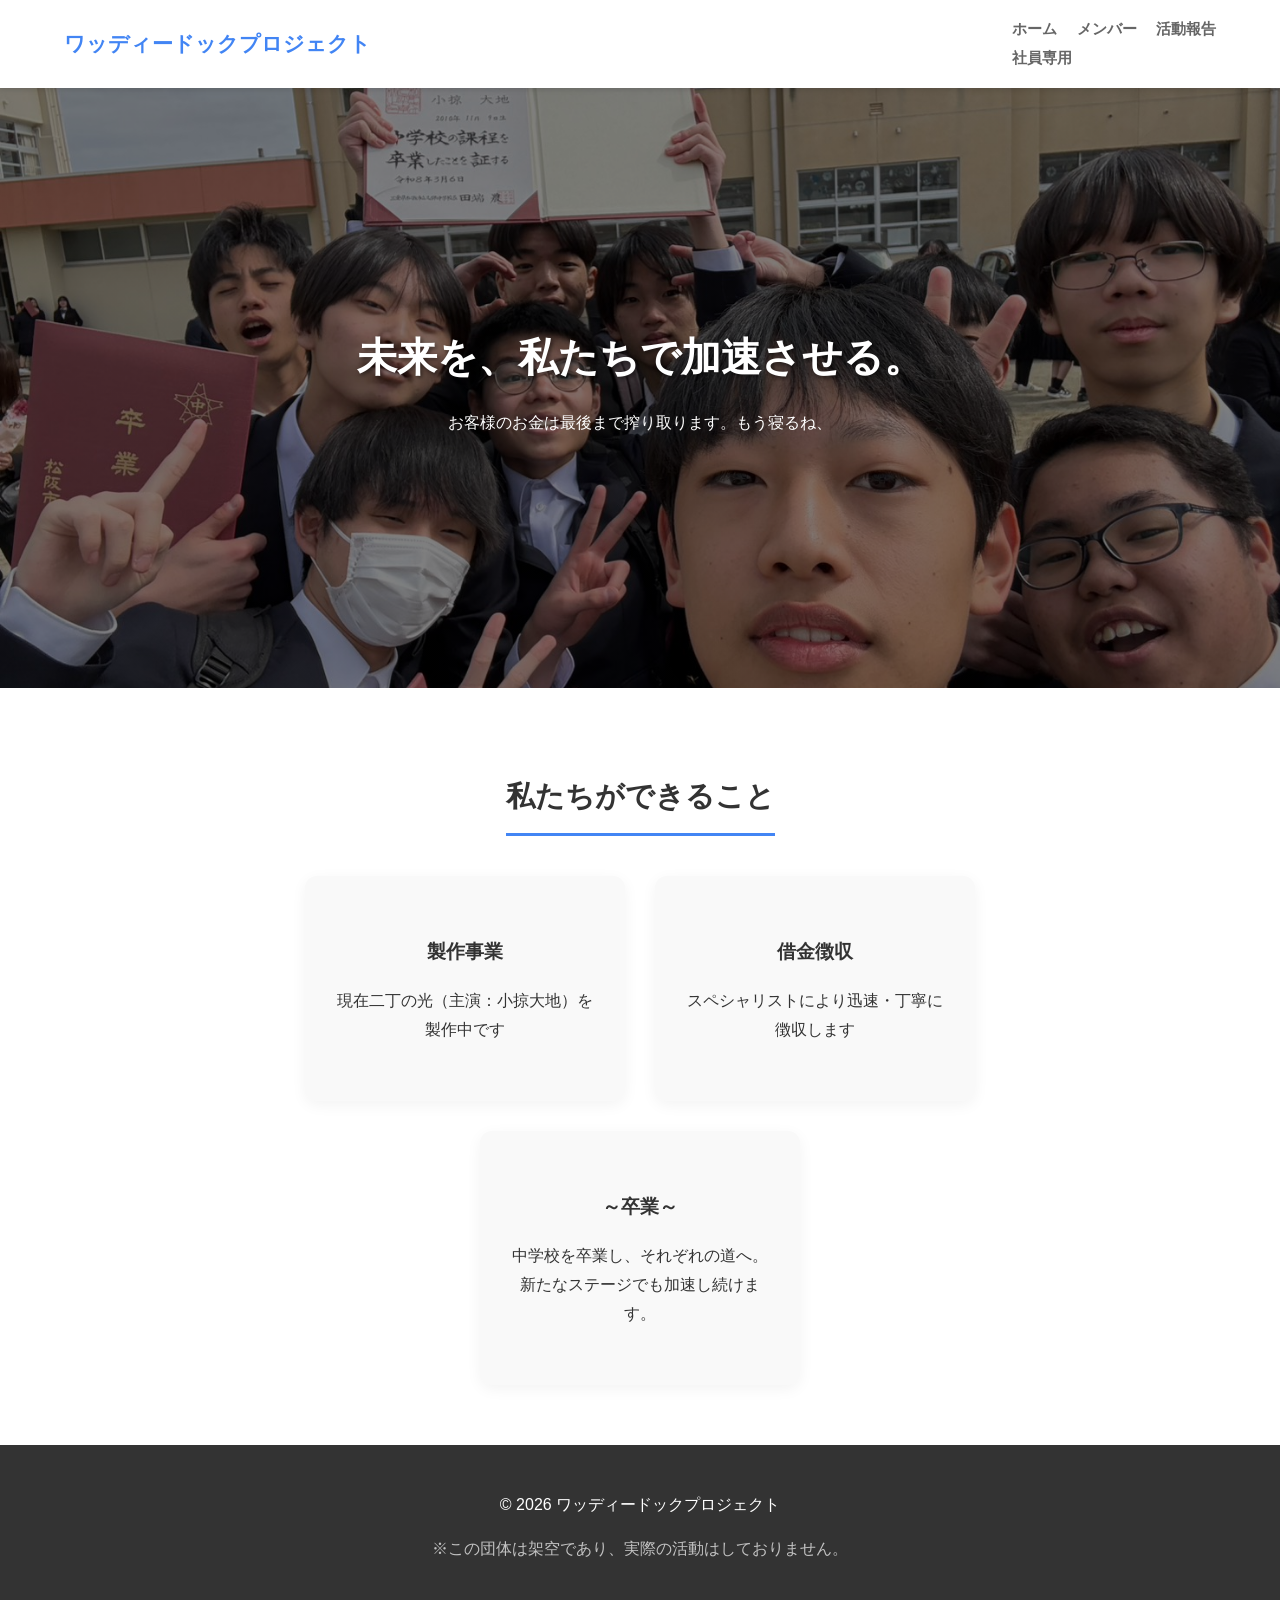
<file: index.html>
<!DOCTYPE html>
<html lang="ja">
<head>
    <meta name="viewport" content="width=device-width, initial-scale=1.0">
    <meta charset="UTF-8">
    <title>ワッディードックプロジェクト</title>
    <link rel="stylesheet" href="style.css">
</head>
<body>
<header>
    <a href="index.html" class="logo">ワッディードックプロジェクト</a>
    <nav>
        <a href="index.html">ホーム</a>
        <a href="member.html">メンバー</a>
        <a href="blog.html">活動報告</a>
        <div id="auth-button-area">
        <a href="login.html" class="btn">社員専用</a>
        </div>
    </nav>
</header>

    <div class="hero">
        <div>
            <h1>未来を、私たちで加速させる。</h1>
            <p>お客様のお金は最後まで搾り取ります。もう寝るね、</p>
        </div>
    </div>

    <div class="section">
        <h2>私たちができること</h2>
        <div class="services">
            <div class="service-card">
                <h3>製作事業</h3>
                <p>現在二丁の光（主演：小掠大地）を製作中です</p>
            </div>
            <div class="service-card">
                <h3>借金徴収</h3>
                <p>スペシャリストにより迅速・丁寧に徴収します</p>
            </div>
            <div class="service-card">
                <h3>～卒業～</h3>
                <p>中学校を卒業し、それぞれの道へ。新たなステージでも加速し続けます。</p>
            </div>
        </div>
    </div>

    <footer>
        <p>&copy; 2026 ワッディードックプロジェクト</p>
        <p style="opacity: 0.7;">※この団体は架空であり、実際の活動はしておりません。</p>
    </footer>
<script>
    // 1. 【ここを追加】一番最初にURLを宣言する
    const GAS_URL = "https://script.google.com/macros/s/AKfycbwIguaS571VqZfqvw19_LkkU124yR-XB4TB1R0MBpiQpDGZHNQDB6b_Y_cB1NzjSpeL/exec";
    async function checkMaintenance() {
    try {
        const response = await fetch(GAS_URL);
        const result = await response.json();

        // メンテナンス中の場合
        if (result.maintenance === true) {
            // maintenance.html へ強制移動（ただし自分自身がそうならループするので除外）
            if (!window.location.href.includes("maintenance.html")) {
                window.location.href = "maintenance.html";
            }
        }
    } catch (e) {
        console.error("メンテナンスチェック失敗", e);
    }
}

// ページ読み込み時に実行
window.addEventListener('DOMContentLoaded', checkMaintenance);

// ページ内移動（ハッシュ変更など）も監視したい場合はこれ
window.addEventListener('hashchange', checkMaintenance);
// ページが読み込まれたら実行
window.addEventListener('DOMContentLoaded', () => {
    const userData = JSON.parse(localStorage.getItem('waddy_user'));
    const authArea = document.getElementById('auth-button-area');

    if (userData && authArea) {
        // ログイン情報があれば、ボタンを「アイコン＋名前」に書き換える
        authArea.innerHTML = `
            <a href="login.html" class="user-chip">
                <img src="${userData.img}" alt="avatar">
                <span>${userData.name}</span>
            </a>
        `;
    }
});
</script>
</body>
</html>
</file>
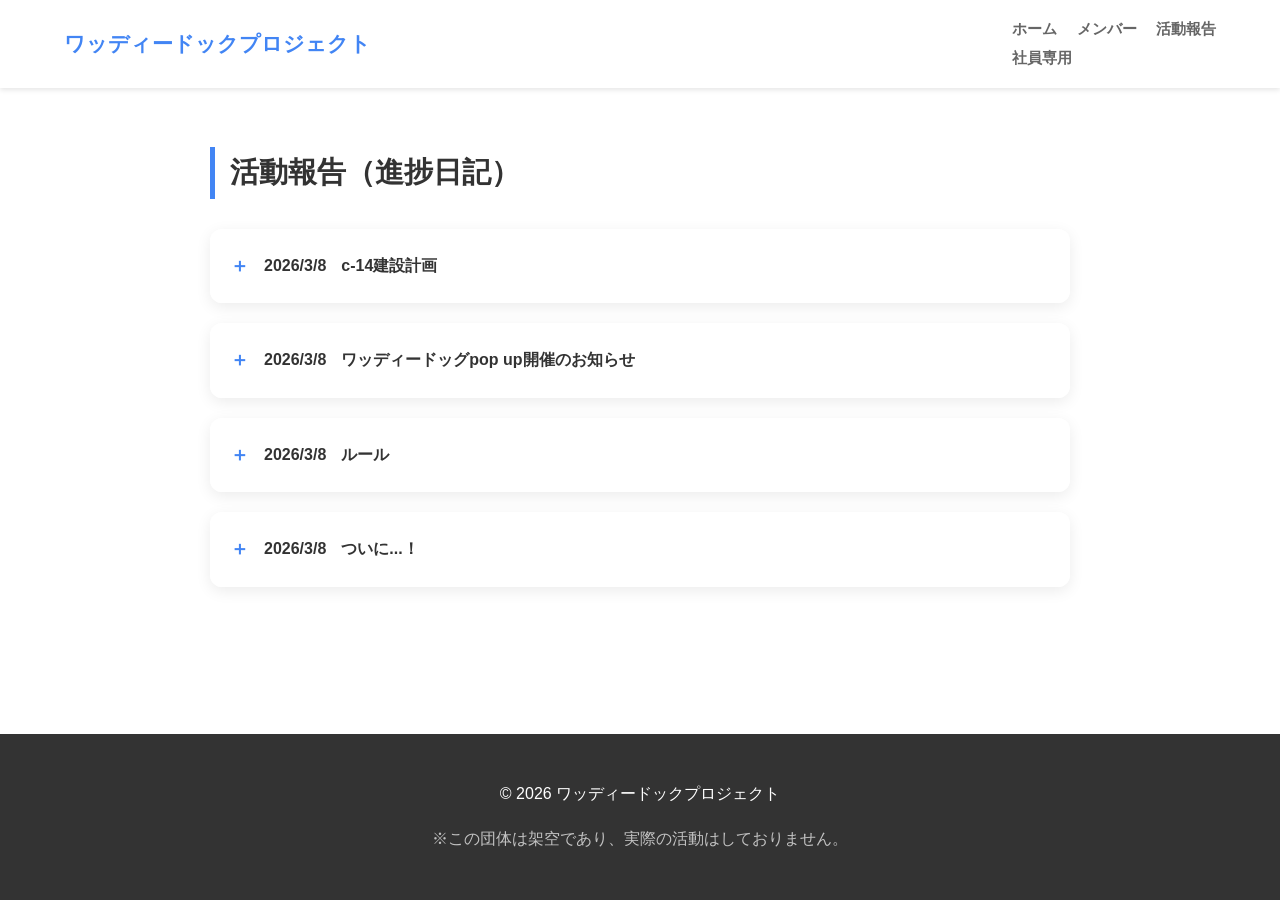
<file: blog.html>
<!DOCTYPE html>
<html lang="ja">
<head>
    <meta charset="UTF-8">
    <meta name="viewport" content="width=device-width, initial-scale=1.0">
    <title>活動報告 - ワッディードックプロジェクト</title>
    <link rel="stylesheet" href="style.css">
</head>
<body>
    <header>
        <a href="index.html" class="logo">ワッディードックプロジェクト</a>
        <nav>
            <a href="index.html">ホーム</a>
            <a href="member.html">メンバー</a>
            <a href="blog.html">活動報告</a>
            <div id="auth-button-area">
    <a href="login.html" class="btn">社員専用</a>
</div>
        </nav>
    </header>
    <div class="content">
        <h1>活動報告（進捗日記）</h1>

        <details class="blog-item">
            <summary>
                <span class="date">2026/3/8</span>
                <span class="title">c-14建設計画</span>
            </summary>
            <div class="blog-detail">
                <p>お風呂はつけた方がいいと思う</p>
            </div>
        </details>

        <details class="blog-item">
            <summary>
                <span class="date">2026/3/8</span>
                <span class="title">ワッディードッグpop up開催のお知らせ</span>
            </summary>
            <div class="blog-detail">
                <p>今回、無事に卒業式を終えたことを記念して、ワッディードッグpop upを松阪駅前セブンイレブン小掠洗濯機前で開催致します！今回の商品は文化祭で披露された和田スタイルで着用していた、手作りサングラスなどご用意しております！また、5000円以上お買上げ頂いた方限定のワッディードッグ握手会をございます！商品はメルカリでの高額転売などがされてしまうため、ぜひお早めにご参加ください！</p>
            </div>
        </details>

        <details class="blog-item">
            <summary>
                <span class="date">2026/3/8</span>
                <span class="title">ルール</span>
            </summary>
            <div class="blog-detail">
                <p>変なの書いたら消すからな</p>
            </div>
        </details>

        <details class="blog-item">
            <summary>
                <span class="date">2026/3/8</span>
                <span class="title">ついに...！</span>
            </summary>
            <div class="blog-detail">
                <p>ブログ機能追加！自由に投稿できるからな！</p>
            </div>
        </details>

</div> 


<footer>
        <p>&copy; 2026 ワッディードックプロジェクト</p>
        <p style="opacity: 0.7;">※この団体は架空であり、実際の活動はしておりません。</p>
    </footer>
    <script>
        // 1. 【ここを追加】一番最初にURLを宣言する
    const GAS_URL = "https://script.google.com/macros/s/AKfycbwIguaS571VqZfqvw19_LkkU124yR-XB4TB1R0MBpiQpDGZHNQDB6b_Y_cB1NzjSpeL/exec";
        
        async function checkMaintenance() {
    try {
        const response = await fetch(GAS_URL);
        const result = await response.json();

        // メンテナンス中の場合
        if (result.maintenance === true) {
            // maintenance.html へ強制移動（ただし自分自身がそうならループするので除外）
            if (!window.location.href.includes("maintenance.html")) {
                window.location.href = "maintenance.html";
            }
        }
    } catch (e) {
        console.error("メンテナンスチェック失敗", e);
    }
}

// ページ読み込み時に実行
window.addEventListener('DOMContentLoaded', checkMaintenance);

// ページ内移動（ハッシュ変更など）も監視したい場合はこれ
window.addEventListener('hashchange', checkMaintenance);
window.addEventListener('DOMContentLoaded', () => {
    // ブラウザの記憶を確認
    const userData = JSON.parse(localStorage.getItem('waddy_user'));
    const authArea = document.getElementById('auth-button-area');

    if (userData && authArea) {
        // ログインしていれば、ボタンをアイコンと名前に書き換える
        authArea.innerHTML = `
            <a href="login.html" class="user-chip">
                <img src="${userData.img}" alt="avatar">
                <span>${userData.name}</span>
            </a>
        `;
    }
});
</script>
</body>
</html>
</file>
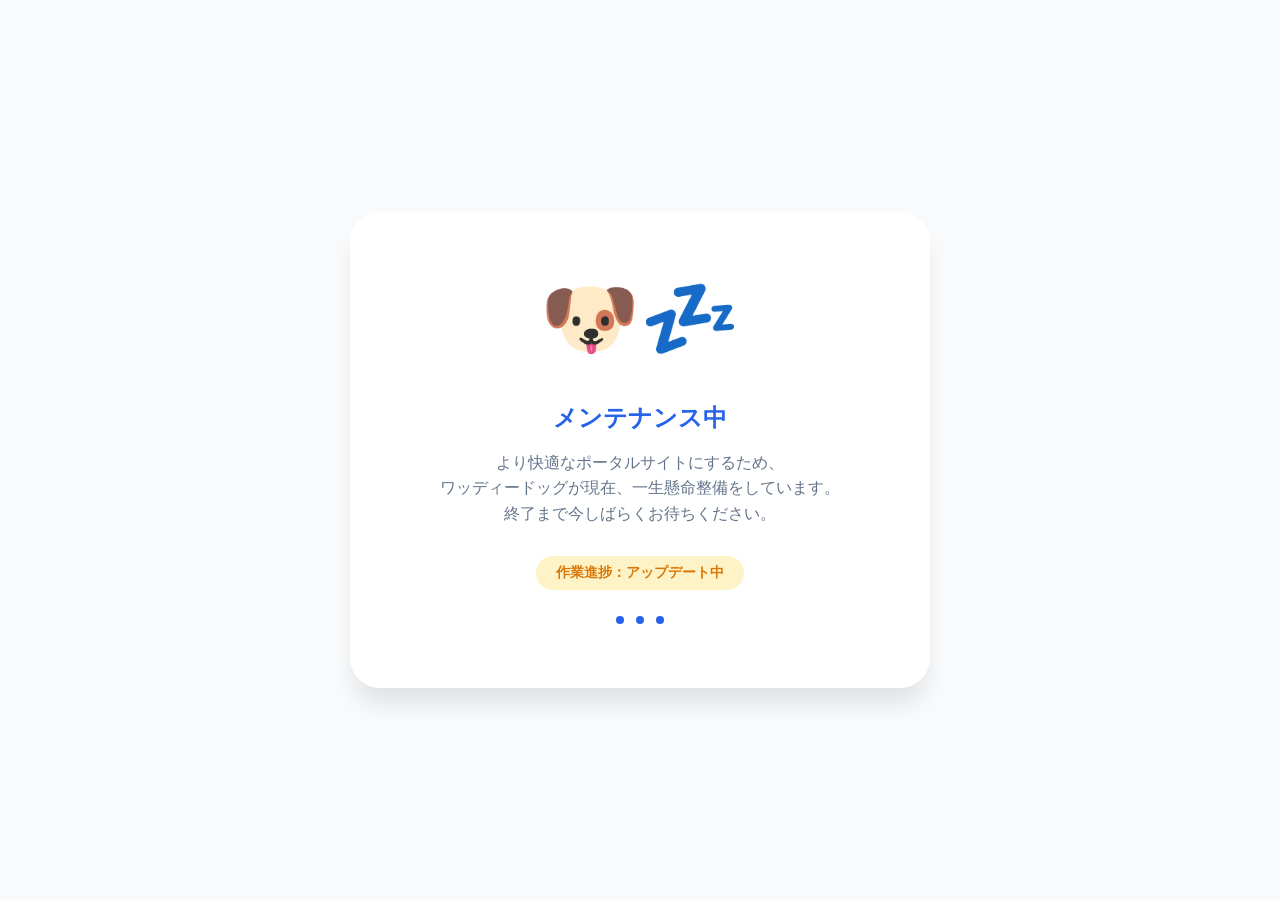
<file: maintenance.html>
<!DOCTYPE html>
<html lang="ja">
<head>
    <meta charset="UTF-8">
    <meta name="viewport" content="width=device-width, initial-scale=1.0">
    <title>メンテナンス中 | WaddyDog Portal</title>
    <style>
        :root {
            --primary-color: #2563eb;
            --bg-color: #f8fafc;
        }

        body {
            margin: 0;
            padding: 0;
            display: flex;
            justify-content: center;
            align-items: center;
            height: 100vh;
            background-color: var(--bg-color);
            font-family: 'Helvetica Neue', Arial, sans-serif;
            color: #1e293b;
        }

        .container {
            text-align: center;
            background: white;
            padding: 60px 40px;
            border-radius: 30px;
            box-shadow: 0 20px 25px -5px rgba(0, 0, 0, 0.1);
            max-width: 500px;
            width: 90%;
        }

        .icon {
            font-size: 80px;
            margin-bottom: 20px;
            display: inline-block;
            animation: sleep 2s infinite ease-in-out;
        }

        /* 犬が寝ているようなふわふわした動き */
        @keyframes sleep {
            0%, 100% { transform: translateY(0); }
            50% { transform: translateY(-10px); }
        }

        h1 {
            color: var(--primary-color);
            margin-bottom: 10px;
            font-size: 24px;
        }

        p {
            line-height: 1.6;
            color: #64748b;
            margin-bottom: 30px;
        }

        .status-badge {
            display: inline-block;
            background: #fef3c7;
            color: #d97706;
            padding: 8px 20px;
            border-radius: 99px;
            font-weight: bold;
            font-size: 14px;
        }

        .loading-dots {
            margin-top: 20px;
        }

        .dot {
            display: inline-block;
            width: 8px;
            height: 8px;
            background: var(--primary-color);
            border-radius: 50%;
            margin: 0 4px;
            animation: dot-blink 1.4s infinite;
        }

        .dot:nth-child(2) { animation-delay: 0.2s; }
        .dot:nth-child(3) { animation-delay: 0.4s; }

        @keyframes dot-blink {
            0%, 80%, 100% { opacity: 0.3; }
            40% { opacity: 1; }
        }
    </style>
</head>
<body>

<div class="container">
    <div class="icon">🐶💤</div>
    <h1>メンテナンス中</h1>
    <p>
        より快適なポータルサイトにするため、<br>
        ワッディードッグが現在、一生懸命整備をしています。<br>
        終了まで今しばらくお待ちください。
    </p>
    
    <div class="status-badge">作業進捗：アップデート中</div>

    <div class="loading-dots">
        <div class="dot"></div>
        <div class="dot"></div>
        <div class="dot"></div>
    </div>
</div>
<script>
    // 1. GASのURLを定義（他ページと同じもの）
    const GAS_URL = "https://script.google.com/macros/s/AKfycbwIguaS571VqZfqvw19_LkkU124yR-XB4TB1R0MBpiQpDGZHNQDB6b_Y_cB1NzjSpeL/exec"; 

    async function monitorMaintenance() {
        try {
            const response = await fetch(GAS_URL);
            const result = await response.json();

            // 2. もしメンテナンスが「解除（false）」されていたら
            if (result.maintenance === false) {
                // 自動的にホーム画面へリダイレクト！
                window.location.href = "index.html";
            }
        } catch (e) {
            console.error("ステータスチェック失敗", e);
        }
    }

    // 3. 5秒ごとにスプレッドシートの状態を確認する（自動更新）
    // 数値を小さくすればもっと早く反応しますが、GASの負荷を考えて5秒（5000ms）程度がおすすめ
    setInterval(monitorMaintenance, 8000);

    // ページ読み込み時にも一度実行
    window.addEventListener('DOMContentLoaded', monitorMaintenance);
</script>
</body>
</html>
</file>
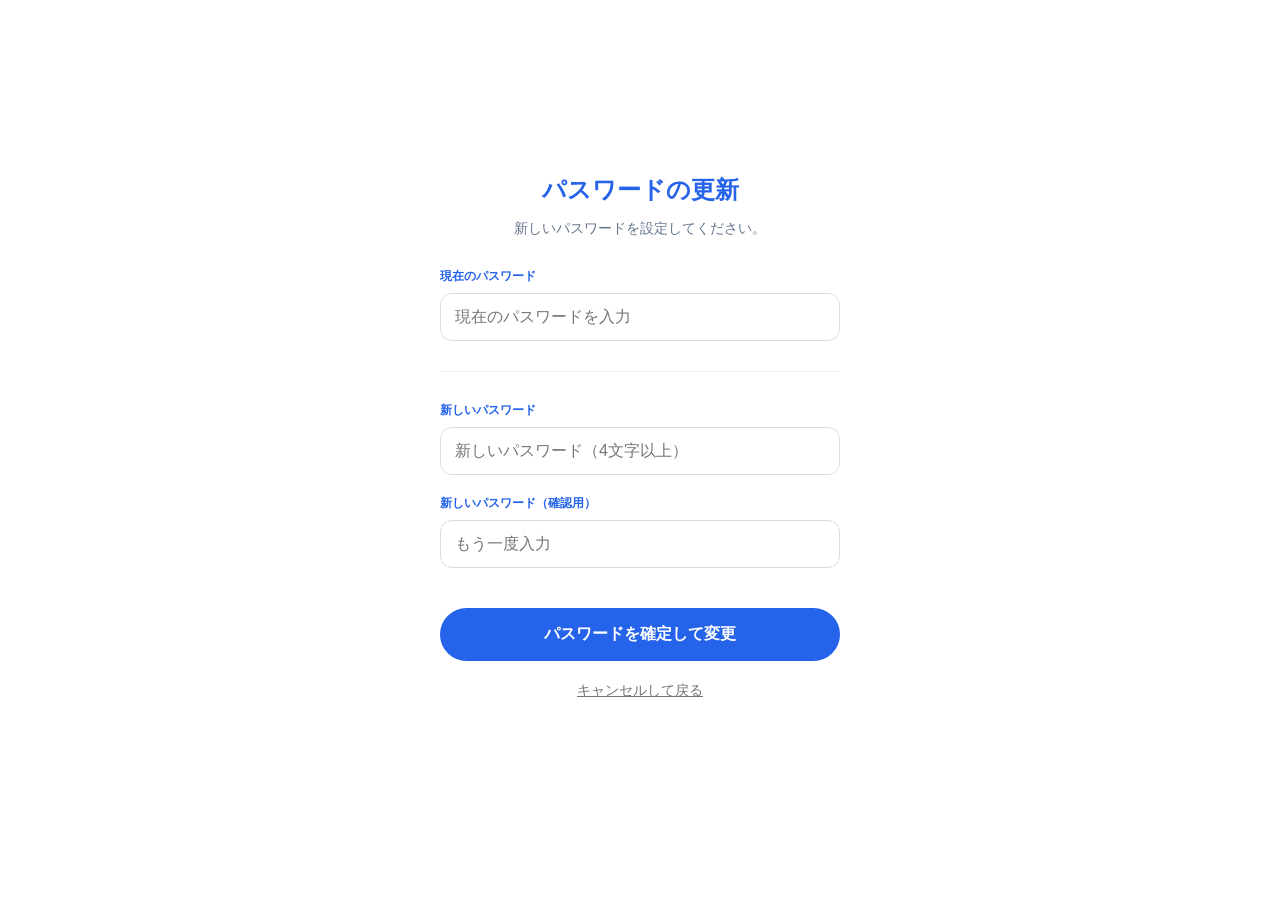
<file: pw-change.html>
<!DOCTYPE html>
<html lang="ja">
<head>
    <meta charset="UTF-8">
    <meta name="viewport" content="width=device-width, initial-scale=1.0">
    <title>パスワード変更 | WaddyDog Portal</title>
    <style>
        :root {
            --primary-color: #2563eb;
            --bg-color: #ffffff;
            --text-main: #1e293b;
        }

        body {
            margin: 0;
            font-family: 'Helvetica Neue', Arial, sans-serif;
            background-color: var(--bg-color);
            display: flex;
            align-items: center;
            justify-content: center;
            height: 100vh;
        }

        .container {
            width: 90%;
            max-width: 400px;
            text-align: center;
        }

        h1 { font-size: 24px; color: var(--primary-color); margin-bottom: 10px; }
        p { font-size: 14px; color: #64748b; margin-bottom: 30px; }

        .form-group {
            text-align: left;
            margin-bottom: 20px;
        }

        label {
            display: block;
            font-size: 12px;
            font-weight: bold;
            color: var(--primary-color);
            margin-bottom: 8px;
        }

        input {
            width: 100%;
            padding: 14px;
            border: 1px solid #dadce0;
            border-radius: 12px;
            box-sizing: border-box;
            font-size: 16px;
            outline: none;
        }

        input:focus { border-color: var(--primary-color); }

        .btn-submit {
            width: 100%;
            padding: 16px;
            background: var(--primary-color);
            color: white;
            border: none;
            border-radius: 30px;
            font-weight: bold;
            font-size: 16px;
            cursor: pointer;
            margin-top: 20px;
        }

        .btn-submit:disabled { background: #ccc; }

        #cancel-btn {
            background: none;
            border: none;
            color: #70757a;
            margin-top: 20px;
            cursor: pointer;
            font-size: 14px;
            text-decoration: underline;
        }

        #status-msg {
            margin-top: 20px;
            font-size: 14px;
            min-height: 1.5em;
        }

        .hidden { display: none; }
    </style>
</head>
<body>

<div class="container">
    <h1 id="page-title">パスワードの更新</h1>
    <p id="page-desc">新しいパスワードを設定してください。</p>

    <div id="old-pw-area" class="form-group">
        <label>現在のパスワード</label>
        <input type="password" id="oldPw" placeholder="現在のパスワードを入力">
        <hr style="border:0; border-top:1px solid #eee; margin:30px 0;">
    </div>

    <div class="form-group">
        <label>新しいパスワード</label>
        <input type="password" id="newPw" placeholder="新しいパスワード（4文字以上）">
    </div>

    <div class="form-group">
        <label>新しいパスワード（確認用）</label>
        <input type="password" id="confirmPw" placeholder="もう一度入力">
    </div>

    <button onclick="executeChange()" id="submitBtn" class="btn-submit">パスワードを確定して変更</button>
    
    <button id="cancel-btn" onclick="history.back()">キャンセルして戻る</button>

    <div id="status-msg"></div>
</div>

<script>
    const GAS_URL = "https://script.google.com/macros/s/AKfycbwIguaS571VqZfqvw19_LkkU124yR-XB4TB1R0MBpiQpDGZHNQDB6b_Y_cB1NzjSpeL/exec";
    
    let currentMode = "";
    let resetId = "";

    window.addEventListener('DOMContentLoaded', () => {
        const urlParams = new URLSearchParams(window.location.search);
        currentMode = urlParams.get('mode');
        resetId = urlParams.get('id');
        const authStatus = urlParams.get('auth');
        
        const cancelBtn = document.getElementById('cancel-btn');
        const oldPwArea = document.getElementById('old-pw-area');

        if (currentMode === 'force') {
            document.getElementById('page-title').innerText = "初期パスワードの変更";
            cancelBtn.style.display = 'none'; 
        } else if (currentMode === 'reset' && authStatus === 'ok') {
            // --- ここを修正：リセットモードの時の戻り先を index.html に固定する ---
            document.getElementById('page-title').innerText = "パスワードの再設定";
            document.getElementById('page-desc').innerText = "認証が完了しました。新しいパスワードを決めてください。";
            oldPwArea.classList.add('hidden');
            
            // history.back() ではなく login.html へ直接飛ばすように書き換え
            cancelBtn.onclick = () => {
                window.location.href = "login.html";
            };
            // -----------------------------------------------------------
        } else {
            cancelBtn.style.display = 'inline-block';
        }
    });

    async function executeChange() {
        const oldPw = document.getElementById('oldPw').value;
        const newPw = document.getElementById('newPw').value;
        const confirmPw = document.getElementById('confirmPw').value;
        const statusMsg = document.getElementById('status-msg');
        const btn = document.getElementById('submitBtn');

        // 入力チェック
        if (currentMode !== 'reset' && !oldPw) {
            return showMsg("現在のパスワードを入力してください", "red");
        }
        if (!newPw || !confirmPw) {
            return showMsg("新しいパスワードを入力してください", "red");
        }
        if (newPw !== confirmPw) {
            return showMsg("新しいパスワードが一致しません", "red");
        }
        if (newPw.length < 4) {
            return showMsg("新しいパスワードは4文字以上にしてください", "red");
        }

        // ユーザーIDの取得（ログイン済みならlocalStorageから、リセットならURLから）
        const userId = resetId || localStorage.getItem('waddy_id');
        if (!userId) return showMsg("エラー：ユーザー情報が見つかりません", "red");

        btn.disabled = true;
        showMsg("処理中...", "blue");

        try {
            // mode引数を切り替える
            // リセット時は強制上書き用のモード（例: resetPassword）を想定
            let url = "";
            if (currentMode === 'reset') {
                url = `${GAS_URL}?mode=resetPassword&id=${userId}&newPw=${encodeURIComponent(newPw)}`;
            } else {
                url = `${GAS_URL}?mode=updatePassword&id=${userId}&oldPw=${encodeURIComponent(oldPw)}&newPw=${encodeURIComponent(newPw)}`;
            }
            
            const res = await fetch(url);
            const result = await res.json();

            if (result.success) {
                showMsg("✅ 更新完了！再ログインしてください。", "green");
                setTimeout(() => {
                    localStorage.clear();
                    window.location.href = "index.html"; 
                }, 2000);
            } else {
                showMsg("❌ " + result.message, "red");
                btn.disabled = false;
            }
        } catch (e) {
            showMsg("❌ 通信エラーが発生しました。", "red");
            btn.disabled = false;
        }
    }

    function showMsg(text, color) {
        const msgArea = document.getElementById('status-msg');
        msgArea.innerText = text;
        msgArea.style.color = color;
    }
</script>

</body>
</html>
</file>
<file: style.css>
/* --- 1. 基本設定とフッター固定の魔法 --- */
html, body {
    margin: 0;
    padding: 0;
    height: 100%; /* 画面全体の高さを確保 */
}

:root {
    --main-color: #4285f4;
    --accent-hover: #4285f4;
    --text-black: #333333;
    --text-gray: #666666;
    --bg-light: #f9f9f9;
}

* { box-sizing: border-box; }

body { 
    font-family: "Helvetica Neue", Arial, "Hiragino Kaku Gothic ProN", "Hiragino Sans", sans-serif; 
    color: var(--text-black); 
    line-height: 1.8;
    word-wrap: break-word;
    /* フッターを下に押し出す設定 */
    display: flex;
    flex-direction: column;
    min-height: 100vh;
}

/* --- 2. 各パーツのデザイン --- */

/* ヘッダー */
header { 
    background: #fff; 
    padding: 15px 5%; 
    display: flex; 
    justify-content: space-between; 
    align-items: center; 
    box-shadow: 0 2px 5px rgba(0,0,0,0.1);
    position: sticky;
    top: 0;
    z-index: 1000;
}

.logo { 
    font-size: 1.3em; 
    font-weight: bold; 
    color: var(--main-color);
    text-decoration: none;
}

nav a { 
    margin-left: 15px; 
    text-decoration: none; 
    color: var(--text-gray); 
    font-size: 0.95em; 
    font-weight: bold; 
}

nav a:hover { color: var(--accent-hover); }

/* メインコンテンツエリア（ここが伸びてフッターを押し下げます） */
.content { 
    padding: 40px 20px; 
    max-width: 900px; 
    margin: 0 auto; 
    width: 100%;
    flex: 1 0 auto; /* 余ったスペースを全部埋める */
    box-sizing: border-box;
    background-color: #ffffff;
}

/* インデックス専用：ヒーローエリア */
.hero { 
    background: linear-gradient(rgba(0,0,0,0.5), rgba(0,0,0,0.5)), url(S__18055174.jpg); 
    background-size: cover; 
    background-position: center; 
    height: 60vh; 
    min-height: 600px;
    display: flex; 
    align-items: center; 
    justify-content: center; 
    color: white; 
    text-align: center; 
    padding: 0 20px;
}

.hero h1 { font-size: 2.5em; margin: 0 0 10px; text-shadow: 2px 2px 4px rgba(0,0,0,0.5); }

/* セクション設定 */
.section { padding: 60px 5%; max-width: 1100px; margin: auto; text-align: center; }

.section h2 { 
    border-bottom: 3px solid var(--main-color); 
    display: inline-block; 
    margin-bottom: 40px; 
    padding-bottom: 10px;
    font-size: 1.8em;
}

.services {
    display: flex;
    justify-content: center;
    gap: 30px;
    flex-wrap: wrap; 
    width: 100%;
}

.service-card {
    background: var(--bg-light); 
    padding: 40px 30px; 
    border-radius: 12px;
    width: 320px; 
    box-shadow: 0 4px 15px rgba(0,0,0,0.05);
    transition: transform 0.3s;
    text-align: center;
}

.service-card:hover { transform: translateY(-5px); }

/* 見出しとリストのデザイン */
.content h1 { 
    font-size: 1.8em; 
    border-left: 5px solid var(--main-color); 
    padding-left: 15px; 
    margin-bottom: 30px; 
    text-align: left; 
}

ul { list-style: none; padding: 0; }

li { 
    padding: 12px 0; 
    border-bottom: 1px solid #eee; 
    font-size: 1.1em;
    text-align: left;
}

.back-home { 
    display: inline-block; 
    margin-top: 30px; 
    color: var(--main-color); 
    text-decoration: none; 
    font-weight: bold; 
    padding: 10px 20px;
    border: 1px solid var(--main-color); 
    border-radius: 5px;
    transition: 0.3s;
}

/* --- 3. 活動報告（日記）のデザイン --- */
.blog-item {
    background: #fff;
    border: none;
    margin-bottom: 20px;
    border-radius: 12px;
    overflow: hidden;
    box-shadow: 0 4px 15px rgba(0,0,0,0.08);
    transition: transform 0.3s;
    text-align: left;
}

.blog-item:hover {
    transform: translateY(-3px);
    box-shadow: 0 6px 20px rgba(0,0,0,0.12);
}

summary {
    padding: 20px;
    cursor: pointer;
    list-style: none;
    display: flex;
    align-items: center;
    gap: 15px;
    font-weight: bold;
    background: #fff;
    outline: none;
}

summary::before {
    content: "＋";
    color: var(--main-color);
    font-size: 1.2em;
    transition: 0.3s;
}

details[open] summary::before { transform: rotate(45deg); }

.blog-detail {
    padding: 0 25px 25px;
    border-top: 1px solid #f0f0f0;
    color: #444;
    line-height: 1.7;
}

.blog-detail img {
    width: 100%;
    max-width: 500px;
    display: block;
    margin: 20px auto;
    border-radius: 8px;
    border: 8px solid #fff;
    box-shadow: 0 10px 25px rgba(0,0,0,0.15);
    transform: rotate(-1deg);
}

/* --- 4. フッターの設定（一番下に固定） --- */
footer {
    background-color: #333;
    color: white;
    padding: 30px 20px;
    text-align: center;
    width: 100%;
    flex-shrink: 0; /* フッターが潰れないようにする */
}

/* --- 5. スマホ用の最適化 --- */
@media (max-width: 768px) {
    header { padding: 15px 20px; flex-direction: column; gap: 10px; }
    nav a { margin: 0 10px; }
    .hero h1 { font-size: 1.8em; }
    .section { padding: 40px 20px; }
    .services { flex-direction: column; align-items: center; }
    .service-card { width: 95%; max-width: 100%; }
}
/* 右上のユーザーチップ（アイコン＋名前）のデザイン */
.user-chip {
    display: flex;
    align-items: center;
    gap: 10px;
    background: white;
    padding: 5px 15px 5px 5px;
    border-radius: 30px;
    text-decoration: none;
    color: #333;
    font-weight: bold;
    box-shadow: 0 2px 8px rgba(0,0,0,0.1);
    transition: 0.3s;
}
.user-chip:hover { transform: scale(1.05); }
.user-chip img {
    width: 35px;
    height: 35px;
    border-radius: 50%;
    object-fit: cover;
}
.mail-access-container {
    margin: 20px 0;
    text-align: center;
}

.btn-mail {
    display: inline-flex;
    align-items: center;
    gap: 12px;
    background-color: #ffffff;
    color: #1f1f1f;
    border: 1px solid #c4c7c5;
    padding: 12px 24px;
    border-radius: 24px;
    font-size: 15px;
    font-weight: 500;
    cursor: pointer;
    transition: all 0.2s ease;
    box-shadow: 0 1px 2px rgba(0,0,0,0.1);
}

.btn-mail:hover {
    background-color: #f8f9fa;
    box-shadow: 0 1px 3px rgba(0,0,0,0.2);
    border-color: #0b57d0;
    color: #0b57d0;
}

.btn-mail svg {
    color: #ea4335; /* Gmailっぽい赤 */
}

.mobile-lock-msg {
    display: inline-flex;
    align-items: center;
    gap: 8px;
    background-color: #fef7f6;
    color: #b3261e;
    padding: 12px 20px;
    border-radius: 12px;
    font-size: 13px;
    border: 1px solid #f9dedc;
}
/* 最初はどちらも非表示にするための設定 */
#login-form, #staff-page {
    display: none; 
}

/* ログイン画面が必要な時だけ flex で表示 */
.login-screen-active {
    display: flex !important;
}

/* マイページが必要な時だけ grid で表示 */
.dashboard-active {
    display: grid !important;
}
</file>
